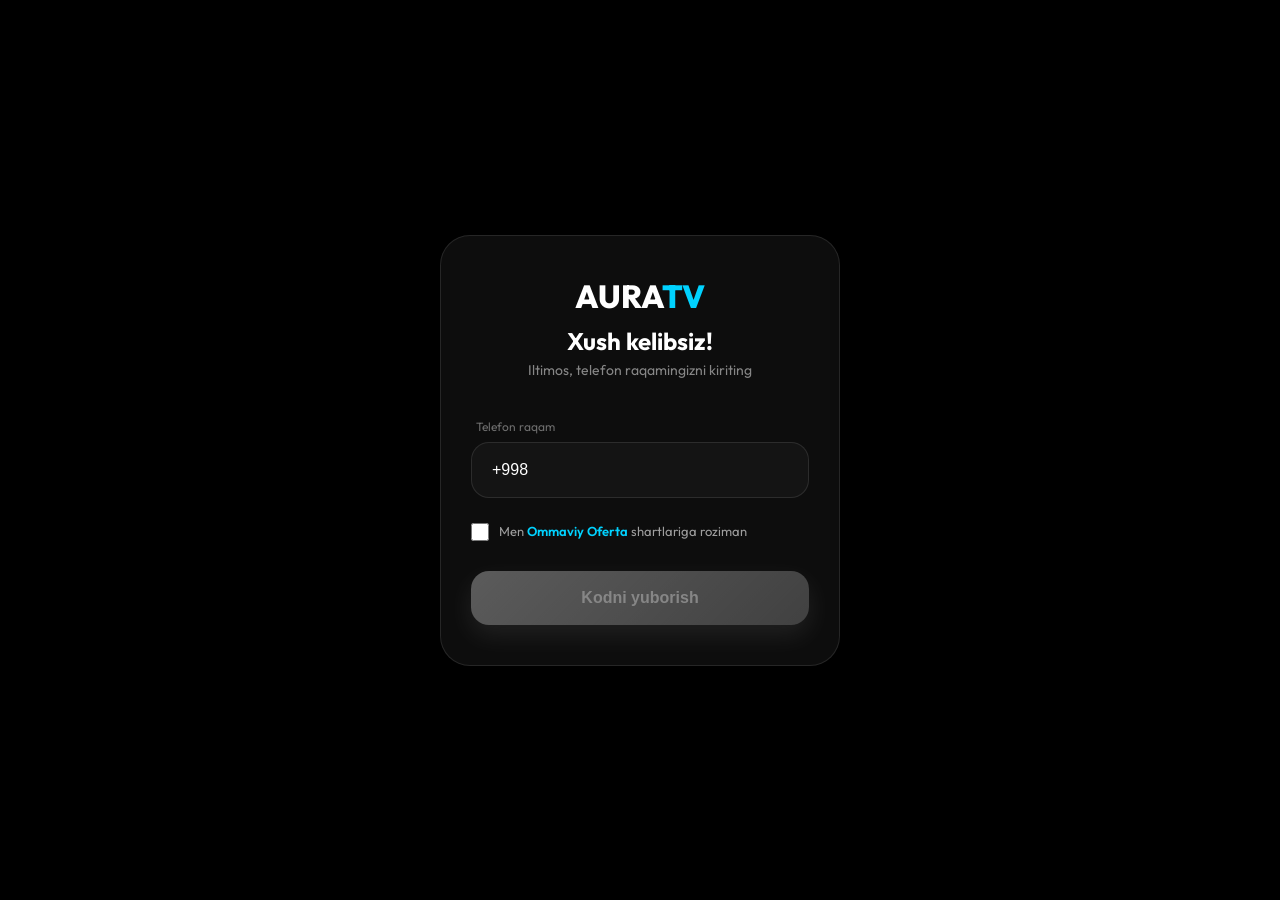
<file: auth.html>
<!DOCTYPE html>
<html lang="uz">

<head>
    <meta charset="UTF-8">
    <meta name="viewport" content="width=device-width, initial-scale=1.0">
    <title>Aura TV | Ro'yxatdan o'tish</title>
    <link href="https://fonts.googleapis.com/css2?family=Outfit:wght@300;400;600;800&display=swap" rel="stylesheet">
    <style>
        :root {
            --primary: #00D2FF;
            --bg: #000;
            --glass: rgba(255, 255, 255, 0.05);
            --border: rgba(255, 255, 255, 0.1);
        }

        * {
            margin: 0;
            padding: 0;
            box-sizing: border-box;
        }

        body {
            background-color: var(--bg);
            color: #fff;
            font-family: 'Outfit', sans-serif;
            display: flex;
            align-items: center;
            justify-content: center;
            height: 100vh;
            overflow: hidden;
        }

        .auth-container {
            width: 90%;
            max-width: 400px;
            padding: 40px 30px;
            background: var(--glass);
            backdrop-filter: blur(20px);
            border: 1px solid var(--border);
            border-radius: 30px;
            text-align: center;
            animation: slideUp 0.6s ease;
        }

        @keyframes slideUp {
            from {
                opacity: 0;
                transform: translateY(30px);
            }

            to {
                opacity: 1;
                transform: translateY(0);
            }
        }

        .logo {
            font-size: 32px;
            font-weight: 800;
            margin-bottom: 10px;
        }

        .logo span {
            color: var(--primary);
        }

        h2 {
            font-size: 24px;
            margin-bottom: 5px;
        }

        p {
            color: rgba(255, 255, 255, 0.5);
            font-size: 14px;
            margin-bottom: 40px;
        }

        .input-group {
            position: relative;
            margin-bottom: 25px;
            text-align: left;
        }

        .input-group label {
            display: block;
            font-size: 12px;
            color: rgba(255, 255, 255, 0.4);
            margin-bottom: 8px;
            padding-left: 5px;
        }

        .input-group input {
            width: 100%;
            padding: 18px 20px;
            background: rgba(255, 255, 255, 0.03);
            border: 1px solid var(--border);
            border-radius: 18px;
            color: #fff;
            font-size: 16px;
            transition: 0.3s;
            outline: none;
        }

        .input-group input:focus {
            border-color: var(--primary);
            background: rgba(255, 255, 255, 0.06);
            box-shadow: 0 0 15px rgba(0, 210, 255, 0.15);
        }

        .btn-auth {
            width: 100%;
            padding: 18px;
            background: linear-gradient(135deg, var(--primary), #925FFF);
            border: none;
            border-radius: 18px;
            color: #fff;
            font-weight: 700;
            font-size: 16px;
            cursor: pointer;
            transition: 0.3s;
            box-shadow: 0 10px 25px rgba(0, 210, 255, 0.25);
        }

        .btn-auth:hover {
            transform: translateY(-3px);
            box-shadow: 0 15px 35px rgba(0, 210, 255, 0.4);
        }

        #sms-step {
            display: none;
        }

        .otp-group {
            display: flex;
            justify-content: space-between;
            gap: 10px;
            margin-bottom: 30px;
        }

        .otp-input {
            width: 55px;
            height: 60px;
            text-align: center;
            font-size: 24px;
            font-weight: 700;
            background: rgba(255, 255, 255, 0.05);
            border: 1px solid var(--border);
            border-radius: 12px;
            color: var(--primary);
        }

        .resend-text {
            font-size: 13px;
            color: rgba(255, 255, 255, 0.4);
            margin-top: 20px;
            cursor: pointer;
        }
    </style>
</head>

<body>

    <div class="auth-container">
        <div class="logo">AURA<span>TV</span></div>

        <!-- Step 1: Phone -->
        <div id="phone-step">
            <h2>Xush kelibsiz!</h2>
            <p>Iltimos, telefon raqamingizni kiriting</p>

            <div class="input-group">
                <label>Telefon raqam</label>
                <input type="tel" id="phone-number" placeholder="+998 90 123-45-67" value="+998 ">
            </div>

            <div style="display: flex; align-items: flex-start; gap: 10px; margin-bottom: 30px; text-align: left;">
                <input type="checkbox" id="agree-check"
                    style="width: 18px; height: 18px; cursor: pointer; accent-color: var(--primary);">
                <label for="agree-check" style="font-size: 13px; color: rgba(255,255,255,0.6); cursor: pointer;">
                    Men <a href="offera.html" target="_blank"
                        style="color: var(--primary); text-decoration: none; font-weight: 600;">Ommaviy Oferta</a>
                    shartlariga roziman
                </label>
            </div>

            <button class="btn-auth" id="send-btn" onclick="sendSMS()" disabled
                style="opacity: 0.5; filter: grayscale(1); cursor: not-allowed;">Kodni yuborish</button>
        </div>

        <!-- Step 2: SMS OTP -->
        <div id="sms-step">
            <h2>Kodni tasdiqlang</h2>
            <p id="sent-to-text">Kod yuborildi: +998 90 123 45 67</p>

            <div class="otp-group">
                <input type="text" maxlength="1" class="otp-input" onkeyup="moveNext(this, event)">
                <input type="text" maxlength="1" class="otp-input" onkeyup="moveNext(this, event)">
                <input type="text" maxlength="1" class="otp-input" onkeyup="moveNext(this, event)">
                <input type="text" maxlength="1" class="otp-input" onkeyup="moveNext(this, event)">
            </div>

            <button class="btn-auth" onclick="verifyOTP()">Tasdiqlash</button>
            <div class="resend-text">Kodni qayta yuborish (59s)</div>
        </div>
    </div>

    <script>
        // Telefon raqamni chiroyli maskalash (+998 90 123 45 67)
        const phoneInput = document.getElementById('phone-number');
        phoneInput.oninput = function (e) {
            let input = e.target.value.replace(/\D/g, '');
            if (input.startsWith('998')) input = input.substring(3);

            let res = '+998 ';
            if (input.length > 0) res += input.substring(0, 2);
            if (input.length > 2) res += ' ' + input.substring(2, 5);
            if (input.length > 5) res += ' ' + input.substring(5, 7);
            if (input.length > 7) res += ' ' + input.substring(7, 9);

            e.target.value = res.trim();
        };

        // Checkbox validation
        document.getElementById('agree-check').onchange = function () {
            const btn = document.getElementById('send-btn');
            if (this.checked) {
                btn.disabled = false;
                btn.style.opacity = "1";
                btn.style.filter = "none";
                btn.style.cursor = "pointer";
            } else {
                btn.disabled = true;
                btn.style.opacity = "0.5";
                btn.style.filter = "grayscale(1)";
                btn.style.cursor = "not-allowed";
            }
        };

        function sendSMS() {
            const phone = document.getElementById('phone-number').value;
            if (phone.length < 12) {
                alert("Iltimos, to'liq raqamni kiriting!");
                return;
            }

            document.getElementById('phone-step').style.display = 'none';
            document.getElementById('sms-step').style.display = 'block';
            document.getElementById('sent-to-text').innerText = "Kod yuborildi: " + phone;
        }

        function verifyOTP() {
            alert("Muvaffaqiyatli ro'yxatdan o'tdingiz!");
            window.location.href = "index.html";
        }

        function moveNext(input, e) {
            if (input.value.length >= 1 && input.nextElementSibling) {
                input.nextElementSibling.focus();
            }
            // Backspace logic
            if (e && e.key === "Backspace" && input.previousElementSibling && input.value.length === 0) {
                input.previousElementSibling.focus();
            }
        }
    </script>
</body>

</html>
</file>
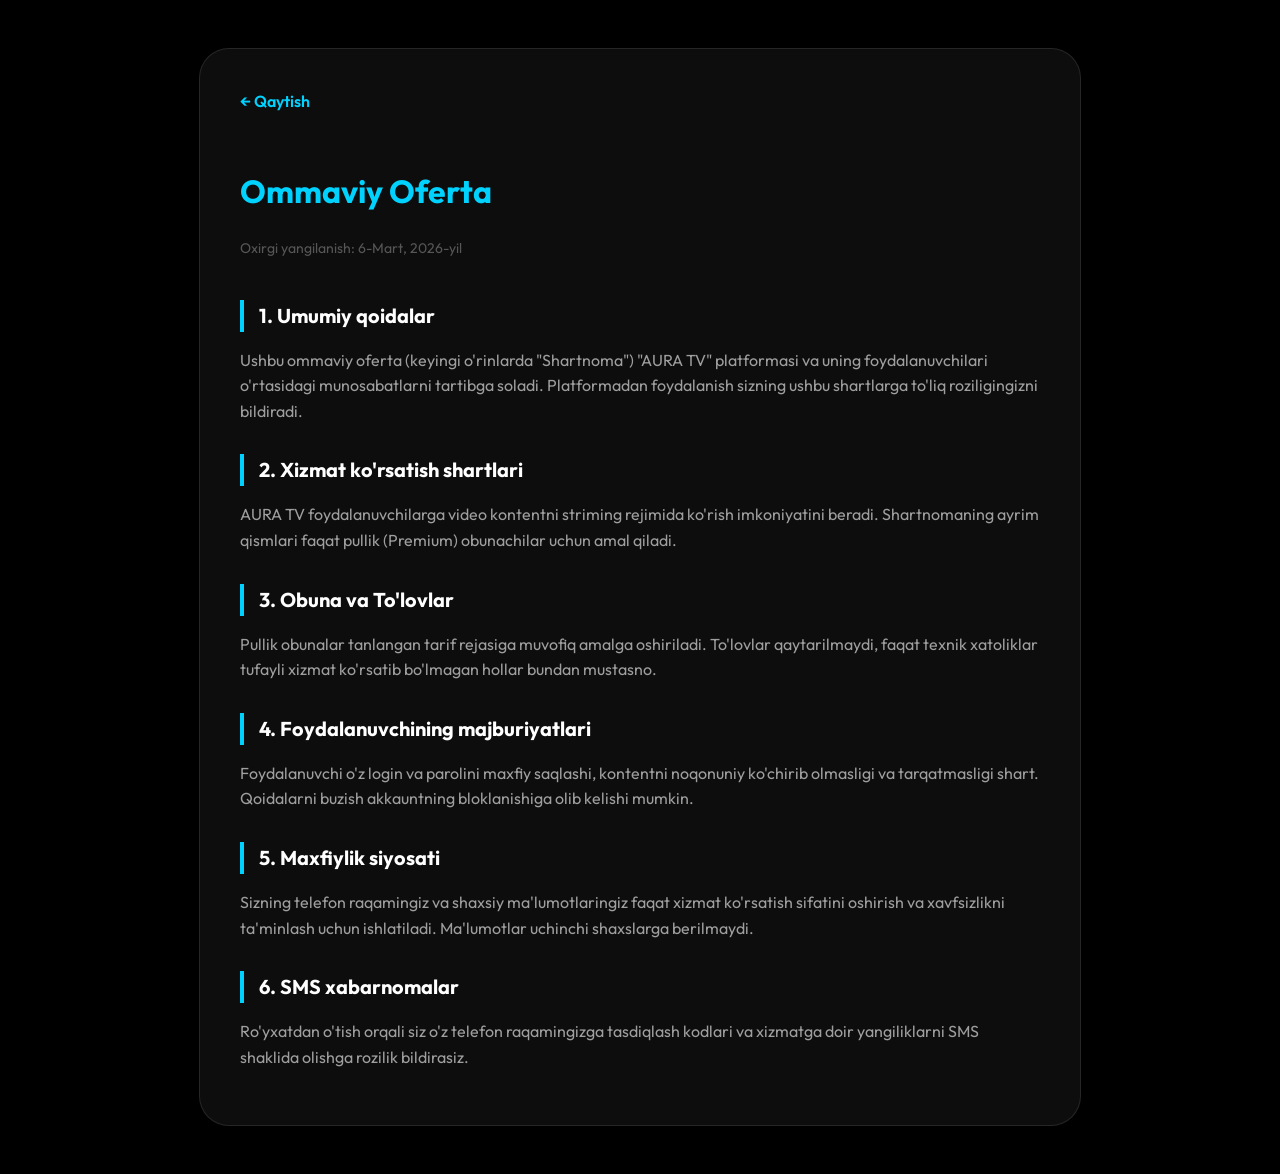
<file: offera.html>
<!DOCTYPE html>
<html lang="uz">

<head>
    <meta charset="UTF-8">
    <meta name="viewport" content="width=device-width, initial-scale=1.0">
    <title>AURA TV | Ommaviy Oferta</title>
    <link href="https://fonts.googleapis.com/css2?family=Outfit:wght@300;400;600;800&display=swap" rel="stylesheet">
    <style>
        :root {
            --bg: #000;
            --primary: #00D2FF;
            --text: #fff;
            --text-muted: rgba(255, 255, 255, 0.6);
            --glass: rgba(255, 255, 255, 0.05);
        }

        body {
            background-color: var(--bg);
            color: var(--text);
            font-family: 'Outfit', sans-serif;
            line-height: 1.6;
            padding: 40px 20px;
        }

        .container {
            max-width: 800px;
            margin: 0 auto;
            background: var(--glass);
            padding: 40px;
            border-radius: 30px;
            border: 1px solid rgba(255, 255, 255, 0.1);
        }

        h1 {
            font-size: 32px;
            margin-bottom: 20px;
            color: var(--primary);
        }

        h2 {
            font-size: 20px;
            margin-top: 30px;
            margin-bottom: 10px;
            border-left: 4px solid var(--primary);
            padding-left: 15px;
        }

        p {
            margin-bottom: 15px;
            color: var(--text-muted);
        }

        .back-btn {
            display: inline-block;
            margin-bottom: 30px;
            color: var(--primary);
            text-decoration: none;
            font-weight: 600;
        }

        .date {
            font-size: 14px;
            opacity: 0.5;
            margin-bottom: 40px;
        }
    </style>
</head>

<body>

    <div class="container">
        <a href="auth.html" class="back-btn">← Qaytish</a>
        <h1>Ommaviy Oferta</h1>
        <p class="date">Oxirgi yangilanish: 6-Mart, 2026-yil</p>

        <section>
            <h2>1. Umumiy qoidalar</h2>
            <p>Ushbu ommaviy oferta (keyingi o'rinlarda "Shartnoma") "AURA TV" platformasi va uning foydalanuvchilari
                o'rtasidagi munosabatlarni tartibga soladi. Platformadan foydalanish sizning ushbu shartlarga to'liq
                roziligingizni bildiradi.</p>
        </section>

        <section>
            <h2>2. Xizmat ko'rsatish shartlari</h2>
            <p>AURA TV foydalanuvchilarga video kontentni striming rejimida ko'rish imkoniyatini beradi. Shartnomaning
                ayrim qismlari faqat pullik (Premium) obunachilar uchun amal qiladi.</p>
        </section>

        <section>
            <h2>3. Obuna va To'lovlar</h2>
            <p>Pullik obunalar tanlangan tarif rejasiga muvofiq amalga oshiriladi. To'lovlar qaytarilmaydi, faqat texnik
                xatoliklar tufayli xizmat ko'rsatib bo'lmagan hollar bundan mustasno.</p>
        </section>

        <section>
            <h2>4. Foydalanuvchining majburiyatlari</h2>
            <p>Foydalanuvchi o'z login va parolini maxfiy saqlashi, kontentni noqonuniy ko'chirib olmasligi va
                tarqatmasligi shart. Qoidalarni buzish akkauntning bloklanishiga olib kelishi mumkin.</p>
        </section>

        <section>
            <h2>5. Maxfiylik siyosati</h2>
            <p>Sizning telefon raqamingiz va shaxsiy ma'lumotlaringiz faqat xizmat ko'rsatish sifatini oshirish va
                xavfsizlikni ta'minlash uchun ishlatiladi. Ma'lumotlar uchinchi shaxslarga berilmaydi.</p>
        </section>

        <section>
            <h2>6. SMS xabarnomalar</h2>
            <p>Ro'yxatdan o'tish orqali siz o'z telefon raqamingizga tasdiqlash kodlari va xizmatga doir yangiliklarni
                SMS shaklida olishga rozilik bildirasiz.</p>
        </section>
    </div>

</body>

</html>
</file>
